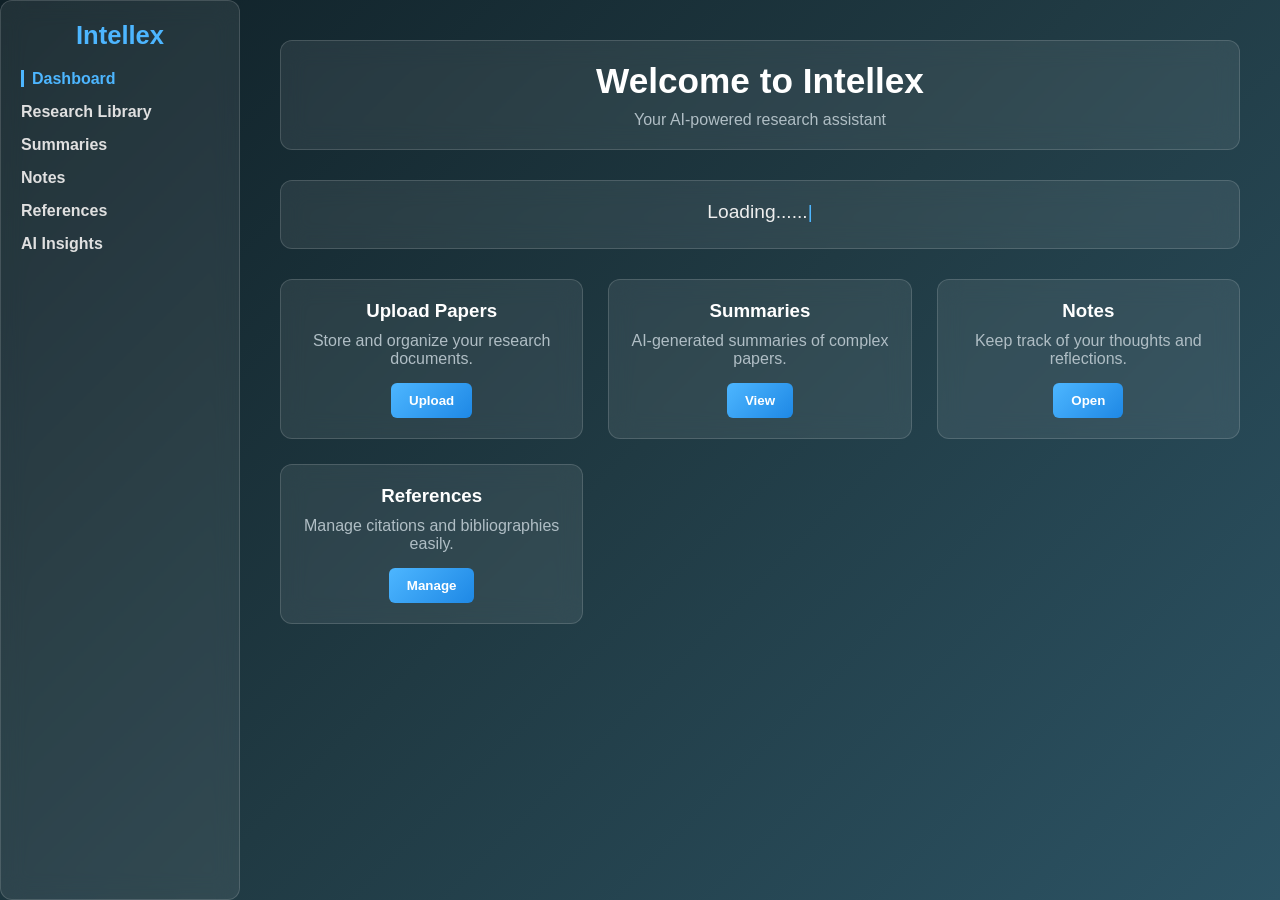
<file: index.html>
<!DOCTYPE html>
<html lang="en">
<head>
  <meta charset="UTF-8">
  <meta name="viewport" content="width=device-width, initial-scale=1.0">
  <title>Intellex - AI Research Assistant</title>
  <link rel="stylesheet" href="styles.css">
</head>
<body>
  
  <aside class="sidebar glass">
    <h2>Intellex</h2>
    <nav>
      <ul>
        <li><a href="index.html" class="active">Dashboard</a></li>
        <li><a href="library.html">Research Library</a></li>
        <li><a href="summaries.html">Summaries</a></li>
        <li><a href="notes.html">Notes</a></li>
        <li><a href="references.html">References</a></li>
        <li><a href="insights.html">AI Insights</a></li>
      </ul>
    </nav>
  </aside>


  <main class="main-content">
    <header class="header glass">
      <h1>Welcome to Intellex</h1>
      <p>Your AI-powered research assistant</p>
    </header>

 
    <section class="prompt-box glass">
      <span id="typewriter">Loading......</span><span class="cursor">|</span>
    </section>

    <section class="cards">
      <div class="card glass">
        <h3>Upload Papers</h3>
        <p>Store and organize your research documents.</p>
        <button onclick="location.href='library.html'">Upload</button>
      </div>
      <div class="card glass">
        <h3>Summaries</h3>
        <p>AI-generated summaries of complex papers.</p>
        <button onclick="location.href='summaries.html'">View</button>
      </div>
      <div class="card glass">
        <h3>Notes</h3>
        <p>Keep track of your thoughts and reflections.</p>
        <button onclick="location.href='notes.html'">Open</button>
      </div>
      <div class="card glass">
        <h3>References</h3>
        <p>Manage citations and bibliographies easily.</p>
        <button onclick="location.href='references.html'">Manage</button>
      </div>
    </section>
  </main>
<!-- Typewriter effect -->
  <script>
    const messages = [
  "Summarize complex research papers...",
  "Highlight key insights instantly...",
  "Generate citations and references...",
  "Organize your academic library...",
  "Turn data into clarity with AI..."
];

let i = 0;
let j = 0;
let currentMessage = "";
let isDeleting = false;
const typeSpeed   = 60;
const deleteSpeed = 30;
const pauseTime   = 1200;

function type() {
  if (i < messages.length) {
    if (!isDeleting && j <= messages[i].length) {
      currentMessage = messages[i].substring(0, j++);
      box.textContent = currentMessage;
    } else if (isDeleting && j >= 0) {
      currentMessage = messages[i].substring(0, j--);
      box.textContent = currentMessage;
    }
    if (j === messages[i].length) {
      isDeleting = true;
      setTimeout(type, pauseTime);
      return;
    } else if (isDeleting && j === 0) {
      isDeleting = false;
      i++;
      if (i === messages.length) i = 0;
    }
  }
  setTimeout(type, isDeleting ? deleteSpeed : typeSpeed);
}

type();
  </script>
</body>
</html>
</file>
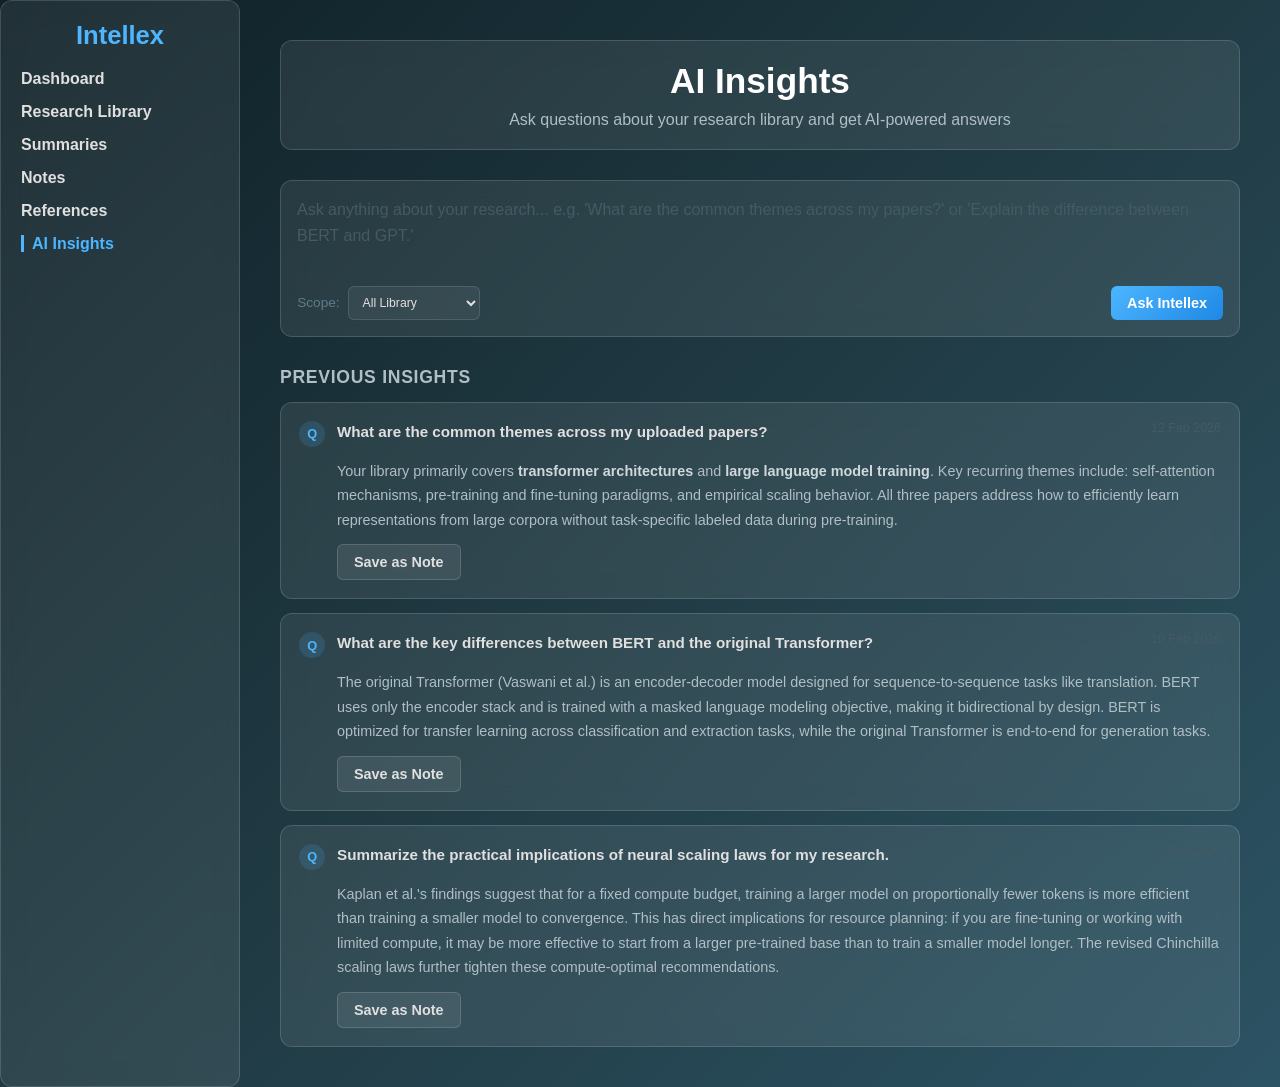
<file: insights.html>
<!DOCTYPE html>
<html lang="en">
<head>
  <meta charset="UTF-8">
  <meta name="viewport" content="width=device-width, initial-scale=1.0">
  <title>Intellex - AI Insights</title>
  <link rel="stylesheet" href="styles.css">
  <link rel="stylesheet" href="pages.css">
</head>
<body>

  <aside class="sidebar glass">
    <h2>Intellex</h2>
    <nav>
      <ul>
        <li><a href="index.html">Dashboard</a></li>
        <li><a href="library.html">Research Library</a></li>
        <li><a href="summaries.html">Summaries</a></li>
        <li><a href="notes.html">Notes</a></li>
        <li><a href="references.html">References</a></li>
        <li><a href="insights.html" class="active">AI Insights</a></li>
      </ul>
    </nav>
  </aside>

  <main class="main-content">
    <header class="header glass">
      <h1>AI Insights</h1>
      <p>Ask questions about your research library and get AI-powered answers</p>
    </header>

    <!-- Query? -->
    <div class="insight-input-wrap glass">
      <textarea class="insight-input" id="queryInput" placeholder="Ask anything about your research... e.g. 'What are the common themes across my papers?' or 'Explain the difference between BERT and GPT.'" rows="3"></textarea>
      <div class="insight-input-footer">
        <div class="insight-scope">
          <label for="scopeSelect">Scope:</label>
          <select id="scopeSelect" class="toolbar-filter">
            <option value="all">All Library</option>
            <option value="recent">Last 5 Papers</option>
            <option value="selected">Selected Papers</option>
          </select>
        </div>
        <!-- Backend: POST /api/insights/query { query, scope } -->
        <button class="btn-primary" id="askBtn">Ask Intellex</button>
      </div>
    </div>

    <!-- Response -->
    <div class="insight-response glass" id="responseArea" style="display:none;">
      <div class="insight-response-header">
        <span class="insight-label">Intellex</span>
        <button class="btn-secondary copy-insight-btn" id="copyInsightBtn">Copy</button>
      </div>
      <div class="insight-response-body" id="responseBody"></div>
    </div>

    <!-- Previous Insights -->
    <h2 class="section-title">Previous Insights</h2>
    <!-- Backend: render from GET /api/insights/history -->
    <div class="insights-feed" id="insightsFeed">

      <div class="insight-item glass">
        <div class="insight-item-header">
          <span class="insight-q-label">Q</span>
          <p class="insight-question">What are the common themes across my uploaded papers?</p>
          <span class="insight-date">12 Feb 2026</span>
        </div>
        <div class="insight-item-body">
          <p>Your library primarily covers <strong>transformer architectures</strong> and <strong>large language model training</strong>. Key recurring themes include: self-attention mechanisms, pre-training and fine-tuning paradigms, and empirical scaling behavior. All three papers address how to efficiently learn representations from large corpora without task-specific labeled data during pre-training.</p>
        </div>
        <div class="insight-item-footer">
          <button class="btn-secondary" onclick="location.href='notes.html'">Save as Note</button>
        </div>
      </div>

      <div class="insight-item glass">
        <div class="insight-item-header">
          <span class="insight-q-label">Q</span>
          <p class="insight-question">What are the key differences between BERT and the original Transformer?</p>
          <span class="insight-date">10 Feb 2026</span>
        </div>
        <div class="insight-item-body">
          <p>The original Transformer (Vaswani et al.) is an encoder-decoder model designed for sequence-to-sequence tasks like translation. BERT uses only the encoder stack and is trained with a masked language modeling objective, making it bidirectional by design. BERT is optimized for transfer learning across classification and extraction tasks, while the original Transformer is end-to-end for generation tasks.</p>
        </div>
        <div class="insight-item-footer">
          <button class="btn-secondary" onclick="location.href='notes.html'">Save as Note</button>
        </div>
      </div>

      <div class="insight-item glass">
        <div class="insight-item-header">
          <span class="insight-q-label">Q</span>
          <p class="insight-question">Summarize the practical implications of neural scaling laws for my research.</p>
          <span class="insight-date">8 Feb 2026</span>
        </div>
        <div class="insight-item-body">
          <p>Kaplan et al.'s findings suggest that for a fixed compute budget, training a larger model on proportionally fewer tokens is more efficient than training a smaller model to convergence. This has direct implications for resource planning: if you are fine-tuning or working with limited compute, it may be more effective to start from a larger pre-trained base than to train a smaller model longer. The revised Chinchilla scaling laws further tighten these compute-optimal recommendations.</p>
        </div>
        <div class="insight-item-footer">
          <button class="btn-secondary" onclick="location.href='notes.html'">Save as Note</button>
        </div>
      </div>

    </div>
  </main>

  <script>
    const askBtn = document.getElementById('askBtn');
    const queryInput = document.getElementById('queryInput');
    const responseArea = document.getElementById('responseArea');
    const responseBody = document.getElementById('responseBody');

    askBtn.addEventListener('click', () => {
      const query = queryInput.value.trim();
      if (!query) return;

      // Show loading state
      responseArea.style.display = 'block';
      responseBody.innerHTML = '<span class="loading-dots">Thinking<span>.</span><span>.</span><span>.</span></span>';
      askBtn.disabled = true;
      askBtn.textContent = 'Thinking...';

  </script>
</body>
</html>
</file>
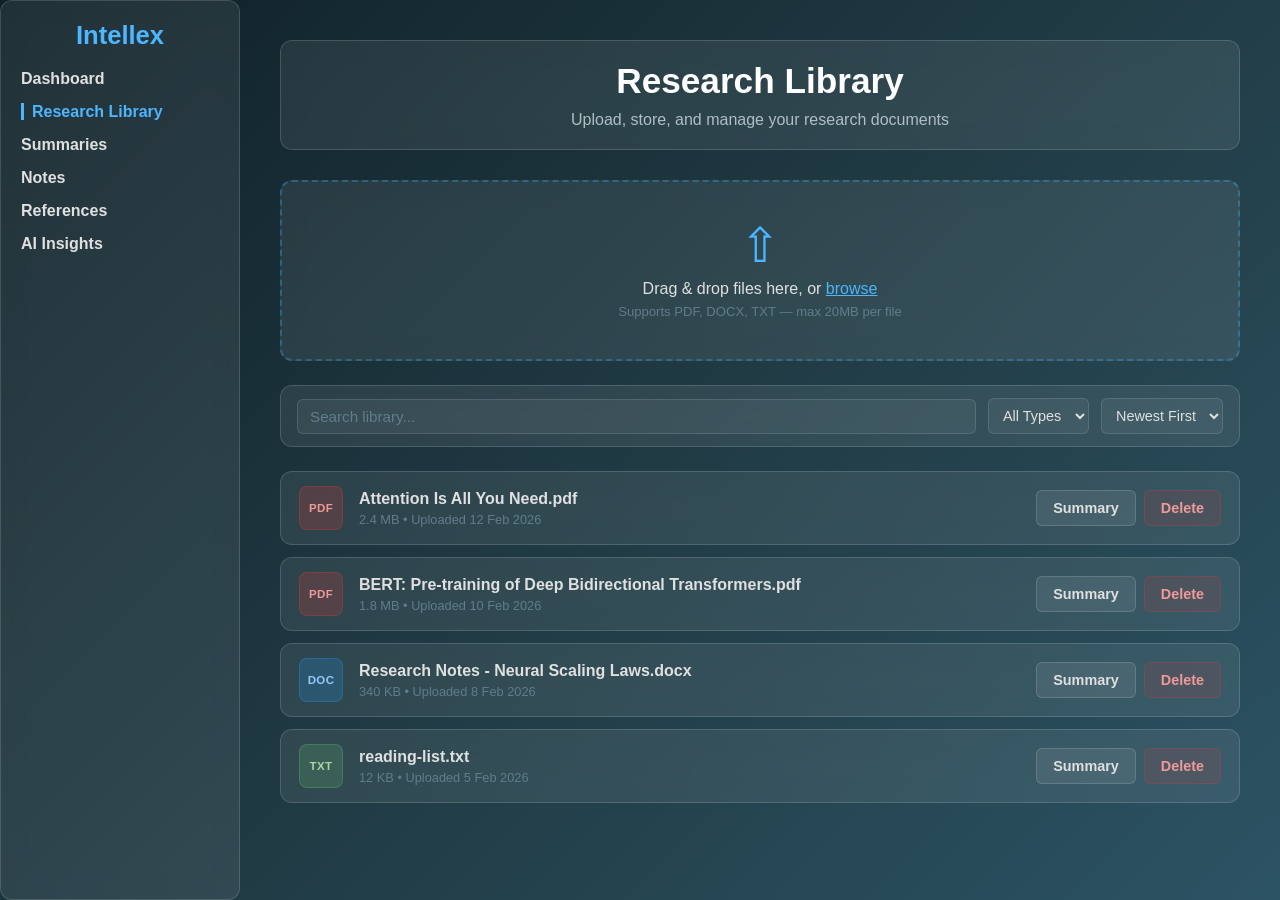
<file: library.html>
<!DOCTYPE html>
<html lang="en">
<head>
  <meta charset="UTF-8">
  <meta name="viewport" content="width=device-width, initial-scale=1.0">
  <title>Intellex - Research Library</title>
  <link rel="stylesheet" href="styles.css">
  <link rel="stylesheet" href="pages.css">
</head>
<body>

  <aside class="sidebar glass">
    <h2>Intellex</h2>
    <nav>
      <ul>
        <li><a href="index.html">Dashboard</a></li>
        <li><a href="library.html" class="active">Research Library</a></li>
        <li><a href="summaries.html">Summaries</a></li>
        <li><a href="notes.html">Notes</a></li>
        <li><a href="references.html">References</a></li>
        <li><a href="insights.html">AI Insights</a></li>
      </ul>
    </nav>
  </aside>

  <main class="main-content">
    <header class="header glass">
      <h1>Research Library</h1>
      <p>Upload, store, and manage your research documents</p>
    </header>

    <!-- Upload -->
    <section class="upload-zone glass" id="uploadZone">
      <div class="upload-icon">&#8679;</div>
      <p class="upload-label">Drag &amp; drop files here, or <span class="upload-browse" id="browseBtn">browse</span></p>
      <p class="upload-sub">Supports PDF, DOCX, TXT &mdash; max 20MB per file</p>
      <!-- Backend: wire to POST /api/library/upload -->
      <input type="file" id="fileInput" accept=".pdf,.docx,.txt" multiple hidden>
    </section>

    <!-- Search + Filter -->
    <div class="toolbar glass">
      <input class="toolbar-search" type="text" placeholder="Search library..." id="searchInput">
      <select class="toolbar-filter" id="filterType">
        <option value="all">All Types</option>
        <option value="pdf">PDF</option>
        <option value="docx">DOCX</option>
        <option value="txt">TXT</option>
      </select>
      <select class="toolbar-filter" id="filterSort">
        <option value="newest">Newest First</option>
        <option value="oldest">Oldest First</option>
        <option value="az">A &rarr; Z</option>
      </select>
    </div>

    <!-- Files -->
    <section class="file-list" id="fileList">
      <!-- Sample placeholder entries — backend replaces with real data -->
      <div class="file-item glass">
        <div class="file-icon pdf">PDF</div>
        <div class="file-info">
          <span class="file-name">Attention Is All You Need.pdf</span>
          <span class="file-meta">2.4 MB &bull; Uploaded 12 Feb 2026</span>
        </div>
        <div class="file-actions">
          <button class="btn-secondary" title="View Summary" onclick="location.href='summaries.html'">Summary</button>
          <button class="btn-danger" title="Delete file">Delete</button>
        </div>
      </div>

      <div class="file-item glass">
        <div class="file-icon pdf">PDF</div>
        <div class="file-info">
          <span class="file-name">BERT: Pre-training of Deep Bidirectional Transformers.pdf</span>
          <span class="file-meta">1.8 MB &bull; Uploaded 10 Feb 2026</span>
        </div>
        <div class="file-actions">
          <button class="btn-secondary" onclick="location.href='summaries.html'">Summary</button>
          <button class="btn-danger">Delete</button>
        </div>
      </div>

      <div class="file-item glass">
        <div class="file-icon docx">DOC</div>
        <div class="file-info">
          <span class="file-name">Research Notes - Neural Scaling Laws.docx</span>
          <span class="file-meta">340 KB &bull; Uploaded 8 Feb 2026</span>
        </div>
        <div class="file-actions">
          <button class="btn-secondary" onclick="location.href='summaries.html'">Summary</button>
          <button class="btn-danger">Delete</button>
        </div>
      </div>

      <div class="file-item glass">
        <div class="file-icon txt">TXT</div>
        <div class="file-info">
          <span class="file-name">reading-list.txt</span>
          <span class="file-meta">12 KB &bull; Uploaded 5 Feb 2026</span>
        </div>
        <div class="file-actions">
          <button class="btn-secondary" onclick="location.href='summaries.html'">Summary</button>
          <button class="btn-danger">Delete</button>
        </div>
      </div>

      <div class="empty-state" id="emptyState" style="display:none;">
        <p>No documents found. Upload your first paper above.</p>
      </div>
    </section>
  </main>

</body>
</html>
</file>
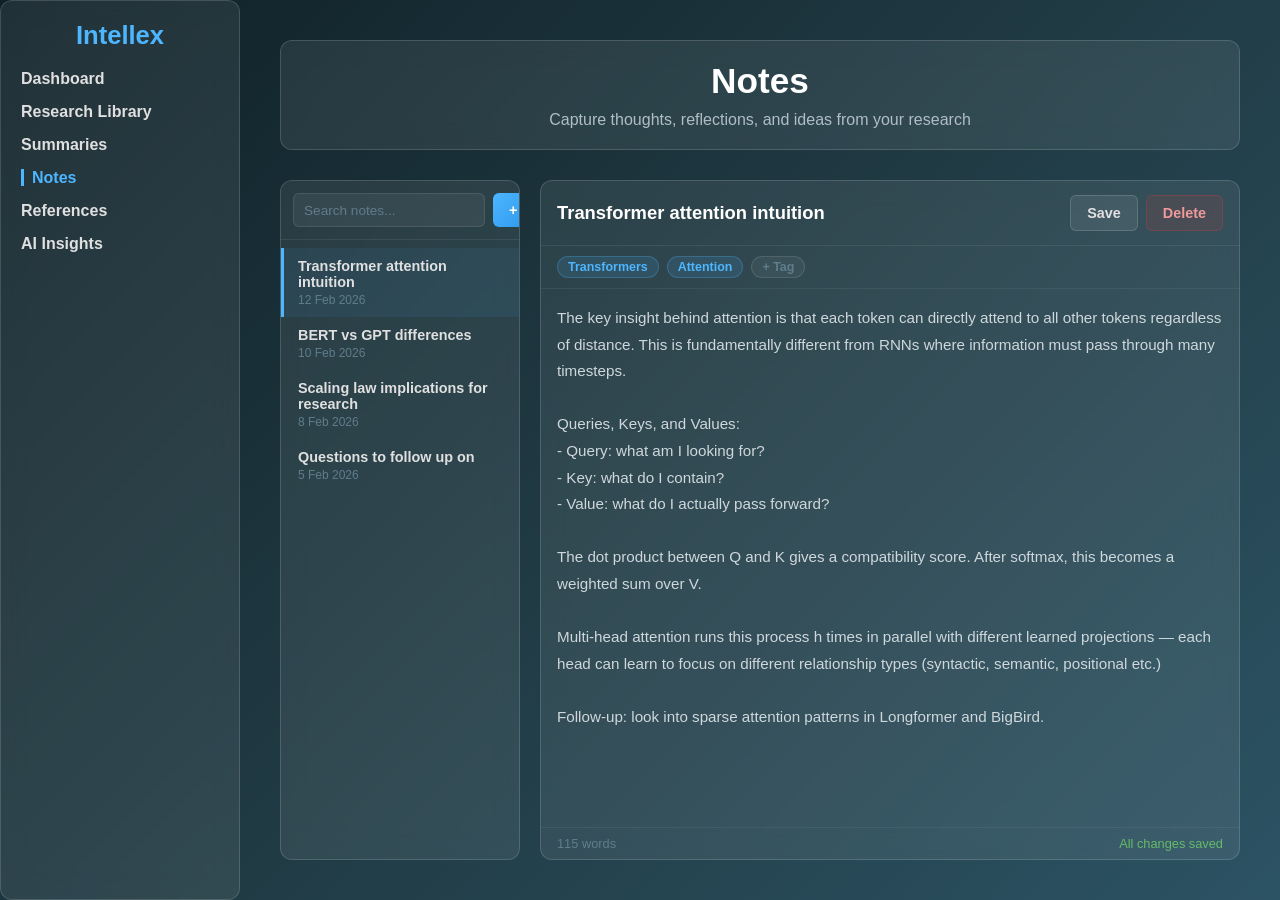
<file: notes.html>
<!DOCTYPE html>
<html lang="en">
<head>
  <meta charset="UTF-8">
  <meta name="viewport" content="width=device-width, initial-scale=1.0">
  <title>Intellex - Notes</title>
  <link rel="stylesheet" href="styles.css">
  <link rel="stylesheet" href="pages.css">
</head>
<body>

  <aside class="sidebar glass">
    <h2>Intellex</h2>
    <nav>
      <ul>
        <li><a href="index.html">Dashboard</a></li>
        <li><a href="library.html">Research Library</a></li>
        <li><a href="summaries.html">Summaries</a></li>
        <li><a href="notes.html" class="active">Notes</a></li>
        <li><a href="references.html">References</a></li>
        <li><a href="insights.html">AI Insights</a></li>
      </ul>
    </nav>
  </aside>

  <main class="main-content">
    <header class="header glass">
      <h1>Notes</h1>
      <p>Capture thoughts, reflections, and ideas from your research</p>
    </header>

    <div class="notes-layout">

      <!-- Notes List Panel -->
      <aside class="notes-panel glass">
        <div class="notes-panel-header">
          <input type="text" placeholder="Search notes..." id="noteSearch" class="note-search">
          <button class="btn-primary" id="newNoteBtn">+ New</button>
        </div>
        <ul class="notes-list" id="notesList">
          <!-- Backend: render from GET /api/notes -->
          <li class="note-list-item active" data-id="1">
            <span class="note-list-title">Transformer attention intuition</span>
            <span class="note-list-date">12 Feb 2026</span>
          </li>
          <li class="note-list-item" data-id="2">
            <span class="note-list-title">BERT vs GPT differences</span>
            <span class="note-list-date">10 Feb 2026</span>
          </li>
          <li class="note-list-item" data-id="3">
            <span class="note-list-title">Scaling law implications for research</span>
            <span class="note-list-date">8 Feb 2026</span>
          </li>
          <li class="note-list-item" data-id="4">
            <span class="note-list-title">Questions to follow up on</span>
            <span class="note-list-date">5 Feb 2026</span>
          </li>
        </ul>
      </aside>

      <!-- Note Editor Panel -->
      <div class="note-editor glass">
        <div class="note-editor-header">
          <input type="text" class="note-title-input" id="noteTitleInput" value="Transformer attention intuition" placeholder="Note title...">
          <div class="note-editor-actions">
            <button class="btn-secondary" id="saveNoteBtn">Save</button>
            <button class="btn-danger" id="deleteNoteBtn">Delete</button>
          </div>
        </div>
        <div class="note-tag-row">
          <span class="note-tag">Transformers</span>
          <span class="note-tag">Attention</span>
          <span class="note-tag add-tag" id="addTagBtn">+ Tag</span>
        </div>
        <!-- Backend: textarea content saved to POST /api/notes/:id -->
        <textarea class="note-textarea" id="noteTextarea" placeholder="Start writing...">The key insight behind attention is that each token can directly attend to all other tokens regardless of distance. This is fundamentally different from RNNs where information must pass through many timesteps.

Queries, Keys, and Values:
- Query: what am I looking for?
- Key: what do I contain?
- Value: what do I actually pass forward?

The dot product between Q and K gives a compatibility score. After softmax, this becomes a weighted sum over V.

Multi-head attention runs this process h times in parallel with different learned projections — each head can learn to focus on different relationship types (syntactic, semantic, positional etc.)

Follow-up: look into sparse attention patterns in Longformer and BigBird.</textarea>
        <div class="note-editor-footer">
          <span class="note-word-count" id="wordCount">0 words</span>
          <span class="note-saved-status" id="savedStatus">All changes saved</span>
        </div>
      </div>

    </div>
  </main>

  <script>
    // Word count
    const textarea = document.getElementById('noteTextarea');
    const wordCount = document.getElementById('wordCount');
    const savedStatus = document.getElementById('savedStatus');

    function updateWordCount() {
      const words = textarea.value.trim().split(/\s+/).filter(w => w.length > 0);
      wordCount.textContent = `${words.length} word${words.length !== 1 ? 's' : ''}`;
    }
    updateWordCount();

    let saveTimer;
    textarea.addEventListener('input', () => {
      updateWordCount();
      savedStatus.textContent = 'Unsaved changes...';
      clearTimeout(saveTimer);
      saveTimer = setTimeout(() => {
        // Backend: POST /api/notes/:id with content
        savedStatus.textContent = 'All changes saved';
      }, 1500);
    });

    // Note list selection
    document.querySelectorAll('.note-list-item').forEach(item => {
      item.addEventListener('click', () => {
        document.querySelectorAll('.note-list-item').forEach(i => i.classList.remove('active'));
        item.classList.add('active');
        // Backend: GET /api/notes/:id and populate editor
      });
    });

    
  </script>
</body>
</html>
</file>
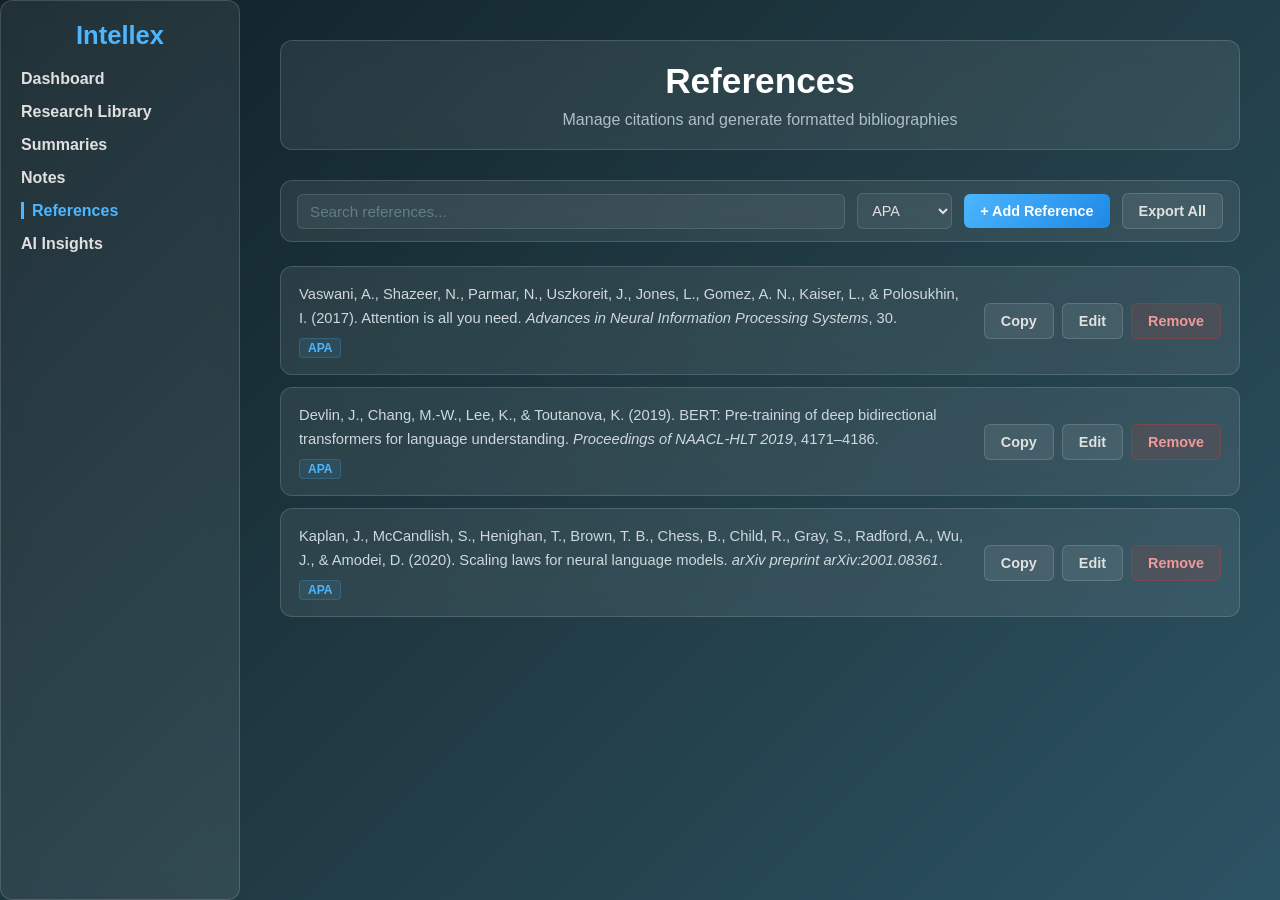
<file: references.html>
<!DOCTYPE html>
<html lang="en">
<head>
  <meta charset="UTF-8">
  <meta name="viewport" content="width=device-width, initial-scale=1.0">
  <title>Intellex - References</title>
  <link rel="stylesheet" href="styles.css">
  <link rel="stylesheet" href="pages.css">
</head>
<body>

  <aside class="sidebar glass">
    <h2>Intellex</h2>
    <nav>
      <ul>
        <li><a href="index.html">Dashboard</a></li>
        <li><a href="library.html">Research Library</a></li>
        <li><a href="summaries.html">Summaries</a></li>
        <li><a href="notes.html">Notes</a></li>
        <li><a href="references.html" class="active">References</a></li>
        <li><a href="insights.html">AI Insights</a></li>
      </ul>
    </nav>
  </aside>

  <main class="main-content">
    <header class="header glass">
      <h1>References</h1>
      <p>Manage citations and generate formatted bibliographies</p>
    </header>

    <!-- Toolbar -->
    <div class="toolbar glass">
      <input class="toolbar-search" type="text" placeholder="Search references..." id="searchInput">
      <select class="toolbar-filter" id="styleSelect">
        <option value="apa">APA</option>
        <option value="mla">MLA</option>
        <option value="chicago">Chicago</option>
        <option value="ieee">IEEE</option>
      </select>
      <button class="btn-primary" id="addRefBtn">+ Add Reference</button>
      <button class="btn-secondary" id="exportBtn">Export All</button>
    </div>

       <div class="ref-list" id="refList">

      <div class="ref-item glass">
        <div class="ref-body">
          <p class="ref-citation" id="ref-1-text">Vaswani, A., Shazeer, N., Parmar, N., Uszkoreit, J., Jones, L., Gomez, A. N., Kaiser, L., &amp; Polosukhin, I. (2017). Attention is all you need. <em>Advances in Neural Information Processing Systems</em>, 30.</p>
          <span class="ref-style-badge">APA</span>
        </div>
        <div class="ref-actions">
          <button class="btn-secondary copy-btn" data-ref="ref-1-text">Copy</button>
          <button class="btn-secondary">Edit</button>
          <button class="btn-danger">Remove</button>
        </div>
      </div>

      <div class="ref-item glass">
        <div class="ref-body">
          <p class="ref-citation" id="ref-2-text">Devlin, J., Chang, M.-W., Lee, K., &amp; Toutanova, K. (2019). BERT: Pre-training of deep bidirectional transformers for language understanding. <em>Proceedings of NAACL-HLT 2019</em>, 4171–4186.</p>
          <span class="ref-style-badge">APA</span>
        </div>
        <div class="ref-actions">
          <button class="btn-secondary copy-btn" data-ref="ref-2-text">Copy</button>
          <button class="btn-secondary">Edit</button>
          <button class="btn-danger">Remove</button>
        </div>
      </div>

      <div class="ref-item glass">
        <div class="ref-body">
          <p class="ref-citation" id="ref-3-text">Kaplan, J., McCandlish, S., Henighan, T., Brown, T. B., Chess, B., Child, R., Gray, S., Radford, A., Wu, J., &amp; Amodei, D. (2020). Scaling laws for neural language models. <em>arXiv preprint arXiv:2001.08361</em>.</p>
          <span class="ref-style-badge">APA</span>
        </div>
        <div class="ref-actions">
          <button class="btn-secondary copy-btn" data-ref="ref-3-text">Copy</button>
          <button class="btn-secondary">Edit</button>
          <button class="btn-danger">Remove</button>
        </div>
      </div>

    </div>

    <!-- Adding Reference Modal -->
    <div class="modal-overlay" id="modalOverlay">
      <div class="modal glass">
        <h3>Add Reference</h3>
        <p class="modal-sub">Enter DOI or fill in manually. Backend can auto-fetch metadata from DOI.</p>
        <!-- Backend: GET /api/references/doi?doi=... to auto-fill -->
        <div class="modal-doi-row">
          <input type="text" placeholder="Paste DOI (e.g. 10.1234/example)" id="doiInput" class="modal-input">
          <button class="btn-primary" id="fetchDoiBtn">Fetch</button>
        </div>
        <div class="modal-divider">or fill manually</div>
        <input type="text" placeholder="Authors" class="modal-input" id="m-authors">
        <input type="text" placeholder="Year" class="modal-input" id="m-year">
        <input type="text" placeholder="Title" class="modal-input" id="m-title">
        <input type="text" placeholder="Journal / Conference" class="modal-input" id="m-journal">
        <input type="text" placeholder="Volume, Pages, DOI (optional)" class="modal-input" id="m-extra">
        <div class="modal-footer">
          <button class="btn-secondary" id="cancelModalBtn">Cancel</button>
          <button class="btn-primary" id="saveRefBtn">Add Reference</button>
        </div>
      </div>
    </div>

  </main>

  <script>
    
  </script>
</body>
</html>
</file>
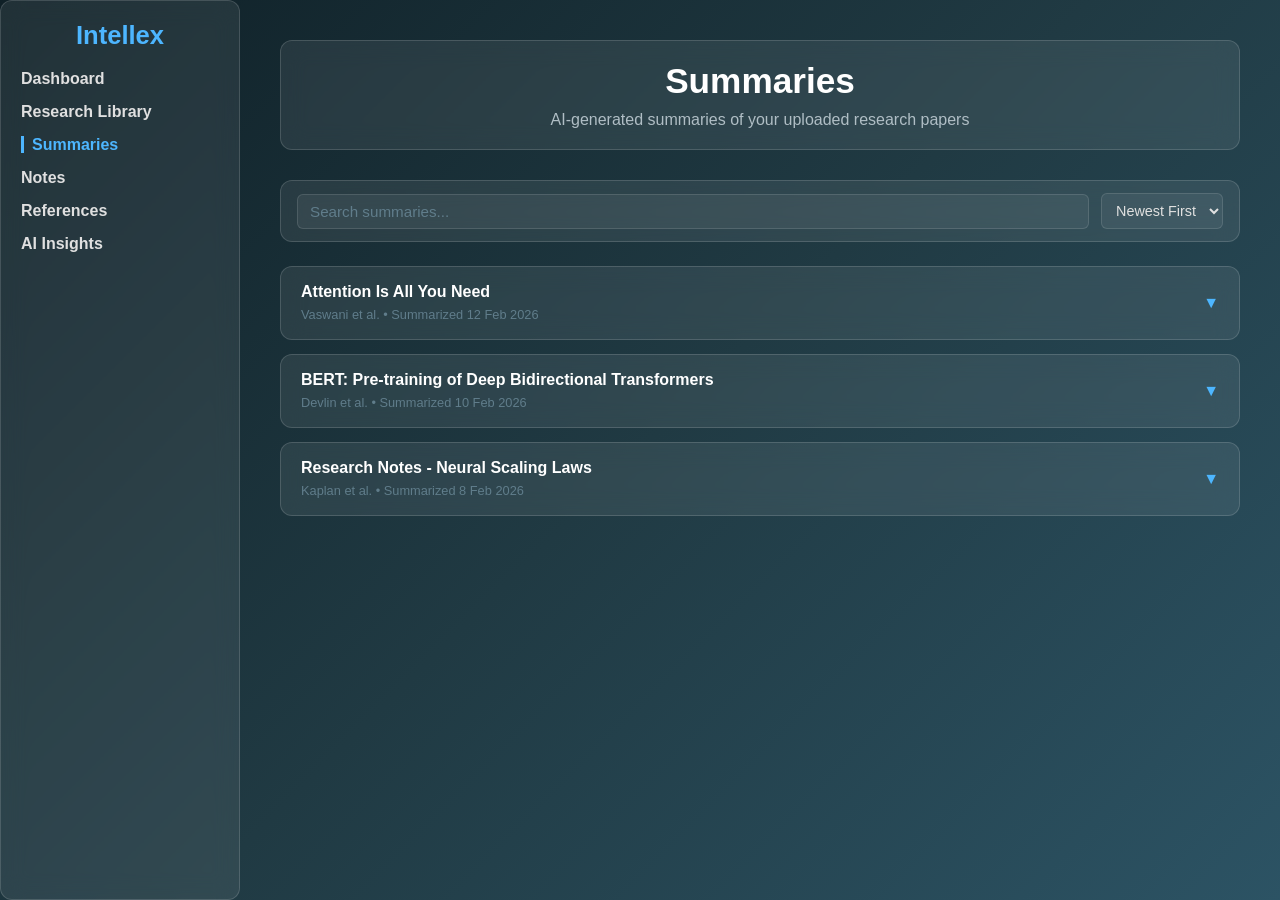
<file: summaries.html>
<!DOCTYPE html>
<html lang="en">
<head>
  <meta charset="UTF-8">
  <meta name="viewport" content="width=device-width, initial-scale=1.0">
  <title>Intellex - Summaries</title>
  <link rel="stylesheet" href="styles.css">
  <link rel="stylesheet" href="pages.css">
</head>
<body>

  <aside class="sidebar glass">
    <h2>Intellex</h2>
    <nav>
      <ul>
        <li><a href="index.html">Dashboard</a></li>
        <li><a href="library.html">Research Library</a></li>
        <li><a href="summaries.html" class="active">Summaries</a></li>
        <li><a href="notes.html">Notes</a></li>
        <li><a href="references.html">References</a></li>
        <li><a href="insights.html">AI Insights</a></li>
      </ul>
    </nav>
  </aside>

  <main class="main-content">
    <header class="header glass">
      <h1>Summaries</h1>
      <p>AI-generated summaries of your uploaded research papers</p>
    </header>

    
    <div class="toolbar glass">
      <input class="toolbar-search" type="text" placeholder="Search summaries..." id="searchInput">
      <select class="toolbar-filter" id="filterSort">
        <option value="newest">Newest First</option>
        <option value="oldest">Oldest First</option>
      </select>
    </div>

    <div class="summary-list" id="summaryList">

      <div class="summary-card glass">
        <div class="summary-card-header" onclick="toggleSummary(this)">
          <div>
            <h3>Attention Is All You Need</h3>
            <span class="summary-meta">Vaswani et al. &bull; Summarized 12 Feb 2026</span>
          </div>
          <span class="summary-toggle">&#9660;</span>
        </div>
        <div class="summary-body">
          <p class="summary-tldr"><strong>TL;DR:</strong> Introduces the Transformer architecture, replacing recurrence with self-attention for sequence transduction tasks, achieving state-of-the-art results in translation.</p>
          <ul class="summary-points">
            <li>Proposes multi-head self-attention as the core mechanism</li>
            <li>Eliminates recurrent and convolutional layers entirely</li>
            <li>Achieves 28.4 BLEU on WMT 2014 English-to-German translation</li>
            <li>Trains significantly faster due to parallelization</li>
          </ul>
          <div class="summary-footer">
            <button class="btn-secondary" onclick="location.href='notes.html'">Add Note</button>
            <button class="btn-secondary" onclick="location.href='references.html'">Cite</button>
          </div>
        </div>
      </div>

      <div class="summary-card glass">
        <div class="summary-card-header" onclick="toggleSummary(this)">
          <div>
            <h3>BERT: Pre-training of Deep Bidirectional Transformers</h3>
            <span class="summary-meta">Devlin et al. &bull; Summarized 10 Feb 2026</span>
          </div>
          <span class="summary-toggle">&#9660;</span>
        </div>
        <div class="summary-body">
          <p class="summary-tldr"><strong>TL;DR:</strong> BERT introduces bidirectional pre-training for language models using masked language modeling and next sentence prediction, enabling fine-tuning on a wide range of NLP tasks.</p>
          <ul class="summary-points">
            <li>Bidirectional context — unlike GPT which is left-to-right only</li>
            <li>Pre-trained on BooksCorpus and English Wikipedia</li>
            <li>Sets new SOTA on 11 NLP benchmarks including GLUE and SQuAD</li>
            <li>Fine-tuning requires minimal task-specific architecture changes</li>
          </ul>
          <div class="summary-footer">
            <button class="btn-secondary" onclick="location.href='notes.html'">Add Note</button>
            <button class="btn-secondary" onclick="location.href='references.html'">Cite</button>
          </div>
        </div>
      </div>

      <div class="summary-card glass">
        <div class="summary-card-header" onclick="toggleSummary(this)">
          <div>
            <h3>Research Notes - Neural Scaling Laws</h3>
            <span class="summary-meta">Kaplan et al. &bull; Summarized 8 Feb 2026</span>
          </div>
          <span class="summary-toggle">&#9660;</span>
        </div>
        <div class="summary-body">
          <p class="summary-tldr"><strong>TL;DR:</strong> Empirically demonstrates that language model performance follows predictable power-law scaling with compute, data, and parameter count.</p>
          <ul class="summary-points">
            <li>Loss scales as a power law with model size, dataset size, and compute</li>
            <li>Optimal allocation: larger models trained on fewer tokens outperform smaller models</li>
            <li>Diminishing returns from increasing only one factor</li>
            <li>Chinchilla later revised these compute-optimal ratios</li>
          </ul>
          <div class="summary-footer">
            <button class="btn-secondary" onclick="location.href='notes.html'">Add Note</button>
            <button class="btn-secondary" onclick="location.href='references.html'">Cite</button>
          </div>
        </div>
      </div>

    </div>
  </main>

  <script>
    function toggleSummary(header) {
      const card = header.closest('.summary-card');
      const body = card.querySelector('.summary-body');
      const arrow = header.querySelector('.summary-toggle');
      const isOpen = body.classList.contains('open');
      body.classList.toggle('open', !isOpen);
      arrow.style.transform = isOpen ? 'rotate(0deg)' : 'rotate(180deg)';
    }

   
    const searchInput = document.getElementById('searchInput');
    searchInput.addEventListener('input', () => {
      const query = searchInput.value.toLowerCase();
      document.querySelectorAll('.summary-card').forEach(card => {
        const title = card.querySelector('h3').textContent.toLowerCase();
        card.style.display = title.includes(query) ? '' : 'none';
      });
    });
  </script>
</body>
</html>
</file>
<file: styles.css>
html {
  scroll-behavior: smooth;
}

/* Reset */
* {
  margin: 0;
  padding: 0;
  box-sizing: border-box;
}


body {
  font-family: 'Segoe UI', Arial, sans-serif;
  display: flex;
  min-height: 100vh;
  background: linear-gradient(135deg, #0f2027, #203a43, #2c5364);
  color: #e0e0e0;
}


.glass {
  background: rgba(255, 255, 255, 0.08);
  backdrop-filter: blur(12px);
  border-radius: 12px;
  border: 1px solid rgba(255, 255, 255, 0.15);
}

/* Sidebar */
.sidebar {
  width: 240px;
  padding: 20px;
  color: #fff;
}

.sidebar h2 {
  margin-bottom: 20px;
  font-size: 1.6em;
  text-align: center;
  color: #4db6ff;
}

.sidebar ul {
  list-style: none;
}

.sidebar ul li {
  margin: 15px 0;
}

.sidebar ul li a {
  color: #e0e0e0;
  text-decoration: none;
  font-weight: bold;
  transition: color 0.3s ease, border-left 0.2s ease, padding-left 0.2s ease;
}

.sidebar ul li a:hover {
  color: #4db6ff;
}

.sidebar ul li a.active {
  color: #4db6ff;
  border-left: 3px solid #4db6ff;
  padding-left: 8px;
}

/* Main Content */
.main-content {
  flex: 1;
  padding: 40px;
}

.header {
  padding: 20px;
  margin-bottom: 30px;
  text-align: center;
}

.header h1 {
  font-size: 2.2em;
  color: #ffffff;
}

.header p {
  color: #b0bec5;
  margin-top: 10px;
}

/* Prompt Box */
.prompt-box {
  padding: 20px;
  margin-bottom: 30px;
  font-size: 1.2em;
  text-align: center;
  color: #eeeeee; 
  min-height: 69px;
}

.cursor {
  display: inline-block;
  color: #4db6ff;
  font-weight: 100;
  animation: blink 0.8s step-end infinite;
}

@keyframes blink {
  0%, 100% { opacity: 1; }
  50% { opacity: 0; }
}


/* Cards */
.cards {
  display: grid;
  grid-template-columns: repeat(auto-fit, minmax(240px, 1fr));
  gap: 25px;
}

.card {
  padding: 20px;
  text-align: center;
  transition: transform 0.3s ease, box-shadow 0.3s ease;
}

.card h3 {
  margin-bottom: 10px;
  color: #ffffff;
}

.card p {
  margin-bottom: 15px;
  color: #b0bec5;
}

.card button {
  background: linear-gradient(135deg, #4db6ff, #1e88e5);
  color: #fff;
  border: none;
  padding: 10px 18px;
  border-radius: 6px;
  cursor: pointer;
  font-weight: bold;
  transition: background 0.3s ease;
}

.card button:hover {
  background: linear-gradient(135deg, #64b5f6, #2196f3);
}

.card:hover {
  transform: translateY(-5px);
  box-shadow: 0 6px 24px rgba(77, 182, 255, 0.2), 0 2px 8px rgba(0,0,0,0.4);
  border-color: rgba(77, 182, 255, 0.35);
}
</file>
<file: pages.css>
.btn-primary {
  background: linear-gradient(135deg, #4db6ff, #1e88e5);
  color: #fff;
  border: none;
  padding: 9px 16px;
  border-radius: 6px;
  cursor: pointer;
  font-weight: bold;
  font-size: 0.9em;
  transition: background 0.3s ease;
  white-space: nowrap;
}
.btn-primary:hover { background: linear-gradient(135deg, #64b5f6, #2196f3); }
.btn-primary:disabled { opacity: 0.5; cursor: not-allowed; }

.btn-secondary {
  background: rgba(255,255,255,0.08);
  color: #e0e0e0;
  border: 1px solid rgba(255,255,255,0.15);
  padding: 9px 16px;
  border-radius: 6px;
  cursor: pointer;
  font-size: 0.9em;
  font-weight: bold;
  transition: background 0.2s ease, border-color 0.2s ease;
  white-space: nowrap;
}
.btn-secondary:hover {
  background: rgba(77,182,255,0.12);
  border-color: rgba(77,182,255,0.4);
  color: #4db6ff;
}

.btn-danger {
  background: rgba(229,57,53,0.12);
  color: #ef9a9a;
  border: 1px solid rgba(229,57,53,0.25);
  padding: 9px 16px;
  border-radius: 6px;
  cursor: pointer;
  font-size: 0.9em;
  font-weight: bold;
  transition: background 0.2s ease;
  white-space: nowrap;
}
.btn-danger:hover { background: rgba(229,57,53,0.25); color: #ff8a80; }

.section-title {
  font-size: 1.1em;
  color: #b0bec5;
  margin: 30px 0 14px;
  font-weight: bold;
  letter-spacing: 0.04em;
  text-transform: uppercase;
}

/* ---- Toolbar---- */

.toolbar {
  display: flex;
  align-items: center;
  gap: 12px;
  padding: 12px 16px;
  margin-bottom: 24px;
  flex-wrap: wrap;
}

.toolbar-search {
  flex: 1;
  min-width: 160px;
  background: rgba(255,255,255,0.06);
  border: 1px solid rgba(255,255,255,0.12);
  border-radius: 6px;
  color: #e0e0e0;
  padding: 8px 12px;
  font-size: 0.95em;
  outline: none;
  transition: border-color 0.2s;
}
.toolbar-search:focus { border-color: #4db6ff; }
.toolbar-search::placeholder { color: #607d8b; }

.toolbar-filter {
  background: rgba(255,255,255,0.06);
  border: 1px solid rgba(255,255,255,0.12);
  border-radius: 6px;
  color: #e0e0e0;
  padding: 8px 10px;
  font-size: 0.9em;
  outline: none;
  cursor: pointer;
}
.toolbar-filter option { background: #1a2e3b; }

/* ---- Library Page ---- */

.upload-zone {
  display: flex;
  flex-direction: column;
  align-items: center;
  justify-content: center;
  padding: 40px 20px;
  margin-bottom: 24px;
  border: 2px dashed rgba(77,182,255,0.3);
  cursor: pointer;
  transition: border-color 0.2s, background 0.2s;
  text-align: center;
}
.upload-zone:hover, .upload-zone.drag-over {
  border-color: #4db6ff;
  background: rgba(77,182,255,0.06);
}
.upload-icon {
  font-size: 3em;
  color: #4db6ff;
  margin-bottom: 10px;
  line-height: 1;
}
.upload-label { font-size: 1em; color: #e0e0e0; }
.upload-browse { color: #4db6ff; cursor: pointer; text-decoration: underline; }
.upload-sub { font-size: 0.82em; color: #607d8b; margin-top: 6px; }

.file-list { display: flex; flex-direction: column; gap: 12px; }

.file-item {
  display: flex;
  align-items: center;
  gap: 16px;
  padding: 14px 18px;
  transition: border-color 0.2s, box-shadow 0.2s;
}
.file-item:hover {
  border-color: rgba(77,182,255,0.3);
  box-shadow: 0 4px 16px rgba(77,182,255,0.1);
}

.file-icon {
  width: 44px;
  height: 44px;
  border-radius: 8px;
  display: flex;
  align-items: center;
  justify-content: center;
  font-size: 0.72em;
  font-weight: bold;
  flex-shrink: 0;
  letter-spacing: 0.03em;
}
.file-icon.pdf  { background: rgba(229,57,53,0.2);  color: #ef9a9a; border: 1px solid rgba(229,57,53,0.3); }
.file-icon.docx { background: rgba(33,150,243,0.2); color: #90caf9; border: 1px solid rgba(33,150,243,0.3); }
.file-icon.txt  { background: rgba(102,187,106,0.2);color: #a5d6a7; border: 1px solid rgba(102,187,106,0.3); }

.file-info { flex: 1; display: flex; flex-direction: column; gap: 4px; min-width: 0; }
.file-name { font-weight: bold; color: #e0e0e0; white-space: nowrap; overflow: hidden; text-overflow: ellipsis; }
.file-meta { font-size: 0.8em; color: #607d8b; }
.file-actions { display: flex; gap: 8px; flex-shrink: 0; }

.empty-state { text-align: center; padding: 40px; color: #607d8b; }

/* ---- Summaries Page ---- */

.summary-list { display: flex; flex-direction: column; gap: 14px; }

.summary-card { overflow: hidden; }

.summary-card-header {
  display: flex;
  align-items: center;
  justify-content: space-between;
  padding: 16px 20px;
  cursor: pointer;
  user-select: none;
  gap: 12px;
  transition: background 0.2s;
}
.summary-card-header:hover { background: rgba(77,182,255,0.05); }
.summary-card-header h3 { font-size: 1em; color: #fff; margin-bottom: 4px; }
.summary-meta { font-size: 0.8em; color: #607d8b; }

.summary-toggle {
  color: #4db6ff;
  font-size: 1em;
  transition: transform 0.25s ease;
  flex-shrink: 0;
}

.summary-body {
  display: none;
  padding: 0 20px 20px;
  border-top: 1px solid rgba(255,255,255,0.07);
}
.summary-body.open { display: block; }

.summary-tldr {
  margin: 14px 0 12px;
  color: #cfd8dc;
  font-size: 0.95em;
  line-height: 1.6;
}

.summary-points {
  padding-left: 20px;
  color: #b0bec5;
  font-size: 0.9em;
  line-height: 1.8;
}
.summary-points li { margin-bottom: 4px; }

.summary-footer {
  margin-top: 16px;
  display: flex;
  gap: 10px;
}

/* ---- Notes Page ---- */

.notes-layout {
  display: flex;
  gap: 20px;
  height: calc(100vh - 220px);
  min-height: 400px;
}

.notes-panel {
  width: 240px;
  flex-shrink: 0;
  display: flex;
  flex-direction: column;
  overflow: hidden;
}

.notes-panel-header {
  display: flex;
  gap: 8px;
  padding: 12px;
  border-bottom: 1px solid rgba(255,255,255,0.08);
}

.note-search {
  flex: 1;
  background: rgba(255,255,255,0.06);
  border: 1px solid rgba(255,255,255,0.1);
  border-radius: 6px;
  color: #e0e0e0;
  padding: 7px 10px;
  font-size: 0.85em;
  outline: none;
}
.note-search::placeholder { color: #607d8b; }
.note-search:focus { border-color: #4db6ff; }

.notes-list {
  list-style: none;
  overflow-y: auto;
  flex: 1;
  padding: 8px 0;
}

.note-list-item {
  padding: 10px 14px;
  cursor: pointer;
  border-left: 3px solid transparent;
  transition: background 0.15s, border-color 0.15s;
}
.note-list-item:hover { background: rgba(255,255,255,0.04); }
.note-list-item.active {
  background: rgba(77,182,255,0.08);
  border-left-color: #4db6ff;
}

.note-list-title { display: block; font-size: 0.9em; color: #e0e0e0; font-weight: bold; }
.note-list-date  { display: block; font-size: 0.75em; color: #607d8b; margin-top: 3px; }

.note-editor {
  flex: 1;
  display: flex;
  flex-direction: column;
  overflow: hidden;
}

.note-editor-header {
  display: flex;
  align-items: center;
  gap: 12px;
  padding: 14px 16px;
  border-bottom: 1px solid rgba(255,255,255,0.08);
}

.note-title-input {
  flex: 1;
  background: transparent;
  border: none;
  color: #fff;
  font-size: 1.15em;
  font-weight: bold;
  outline: none;
}
.note-title-input::placeholder { color: #607d8b; }

.note-editor-actions { display: flex; gap: 8px; }

.note-tag-row {
  display: flex;
  flex-wrap: wrap;
  gap: 8px;
  padding: 10px 16px;
  border-bottom: 1px solid rgba(255,255,255,0.06);
}

.note-tag {
  background: rgba(77,182,255,0.12);
  color: #4db6ff;
  border: 1px solid rgba(77,182,255,0.25);
  border-radius: 20px;
  padding: 3px 10px;
  font-size: 0.78em;
  font-weight: bold;
}
.add-tag {
  background: rgba(255,255,255,0.05);
  color: #607d8b;
  border-color: rgba(255,255,255,0.1);
  cursor: pointer;
}
.add-tag:hover { color: #4db6ff; border-color: rgba(77,182,255,0.3); }

.note-textarea {
  flex: 1;
  background: transparent;
  border: none;
  color: #cfd8dc;
  font-size: 0.95em;
  line-height: 1.75;
  padding: 16px;
  resize: none;
  outline: none;
  font-family: 'Segoe UI', Arial, sans-serif;
}
.note-textarea::placeholder { color: #37474f; }

.note-editor-footer {
  display: flex;
  justify-content: space-between;
  align-items: center;
  padding: 8px 16px;
  border-top: 1px solid rgba(255,255,255,0.06);
  font-size: 0.8em;
  color: #607d8b;
}
.note-saved-status { color: #66bb6a; }

/* ---- References Page ---- */

.ref-list { display: flex; flex-direction: column; gap: 12px; }

.ref-item {
  display: flex;
  align-items: center;
  gap: 16px;
  padding: 16px 18px;
  transition: border-color 0.2s;
}
.ref-item:hover { border-color: rgba(77,182,255,0.25); }

.ref-body { flex: 1; min-width: 0; }
.ref-citation {
  color: #cfd8dc;
  font-size: 0.92em;
  line-height: 1.6;
}
.ref-citation em { font-style: italic; }
.ref-style-badge {
  display: inline-block;
  margin-top: 8px;
  background: rgba(77,182,255,0.1);
  color: #4db6ff;
  border: 1px solid rgba(77,182,255,0.2);
  border-radius: 4px;
  padding: 2px 8px;
  font-size: 0.75em;
  font-weight: bold;
}

.ref-actions { display: flex; gap: 8px; flex-shrink: 0; }

/* Add Reference Modal */
.modal-overlay {
  display: none;
  position: fixed;
  inset: 0;
  background: rgba(0,0,0,0.6);
  z-index: 100;
  align-items: center;
  justify-content: center;
}
.modal-overlay.open { display: flex; }

.modal {
  width: 100%;
  max-width: 500px;
  padding: 28px;
  display: flex;
  flex-direction: column;
  gap: 14px;
  margin: 20px;
}

.modal h3 { color: #fff; font-size: 1.2em; }
.modal-sub { color: #607d8b; font-size: 0.85em; margin-top: -6px; }

.modal-input {
  width: 100%;
  background: rgba(255,255,255,0.06);
  border: 1px solid rgba(255,255,255,0.12);
  border-radius: 6px;
  color: #e0e0e0;
  padding: 10px 12px;
  font-size: 0.9em;
  outline: none;
  transition: border-color 0.2s;
}
.modal-input:focus { border-color: #4db6ff; }
.modal-input::placeholder { color: #607d8b; }

.modal-doi-row { display: flex; gap: 10px; }
.modal-doi-row .modal-input { flex: 1; }

.modal-divider {
  text-align: center;
  color: #607d8b;
  font-size: 0.82em;
  position: relative;
}
.modal-divider::before, .modal-divider::after {
  content: '';
  position: absolute;
  top: 50%;
  width: 40%;
  height: 1px;
  background: rgba(255,255,255,0.1);
}
.modal-divider::before { left: 0; }
.modal-divider::after  { right: 0; }

.modal-footer { display: flex; justify-content: flex-end; gap: 10px; margin-top: 4px; }

/* ---- Insights Page ---- */

.insight-input-wrap {
  display: flex;
  flex-direction: column;
  padding: 16px;
  margin-bottom: 24px;
  gap: 12px;
}

.insight-input {
  width: 100%;
  background: transparent;
  border: none;
  color: #e0e0e0;
  font-size: 1em;
  line-height: 1.6;
  resize: none;
  outline: none;
  font-family: 'Segoe UI', Arial, sans-serif;
}
.insight-input::placeholder { color: #455a64; }

.insight-input-footer {
  display: flex;
  align-items: center;
  justify-content: space-between;
  gap: 12px;
}

.insight-scope {
  display: flex;
  align-items: center;
  gap: 8px;
  color: #607d8b;
  font-size: 0.85em;
}

.insight-response {
  padding: 18px;
  margin-bottom: 24px;
  border-left: 3px solid #4db6ff;
}

.insight-response-header {
  display: flex;
  justify-content: space-between;
  align-items: center;
  margin-bottom: 12px;
}

.insight-label {
  font-weight: bold;
  color: #4db6ff;
  font-size: 0.9em;
  letter-spacing: 0.05em;
  text-transform: uppercase;
}

.insight-response-body {
  color: #cfd8dc;
  font-size: 0.95em;
  line-height: 1.7;
}
.insight-response-body code {
  background: rgba(255,255,255,0.08);
  border-radius: 4px;
  padding: 1px 6px;
  font-size: 0.88em;
  color: #80cbc4;
}

.insights-feed { display: flex; flex-direction: column; gap: 14px; }

.insight-item { padding: 18px; transition: border-color 0.2s; }
.insight-item:hover { border-color: rgba(77,182,255,0.25); }

.insight-item-header {
  display: flex;
  align-items: flex-start;
  gap: 12px;
  margin-bottom: 12px;
}

.insight-q-label {
  background: rgba(77,182,255,0.15);
  color: #4db6ff;
  border-radius: 50%;
  width: 26px;
  height: 26px;
  display: flex;
  align-items: center;
  justify-content: center;
  font-weight: bold;
  font-size: 0.8em;
  flex-shrink: 0;
}

.insight-question {
  flex: 1;
  font-weight: bold;
  color: #e0e0e0;
  font-size: 0.95em;
  line-height: 1.4;
}

.insight-date { font-size: 0.78em; color: #455a64; flex-shrink: 0; }

.insight-item-body {
  color: #b0bec5;
  font-size: 0.9em;
  line-height: 1.7;
  padding-left: 38px;
}
.insight-item-body strong { color: #cfd8dc; }

.insight-item-footer {
  margin-top: 12px;
  padding-left: 38px;
}

/* Loading animation */
.loading-dots span {
  animation: dotbounce 1.2s infinite;
  display: inline-block;
}
.loading-dots span:nth-child(2) { animation-delay: 0.2s; }
.loading-dots span:nth-child(3) { animation-delay: 0.4s; }

@keyframes dotbounce {
  0%, 80%, 100% { opacity: 0.2; }
  40%            { opacity: 1;   }
}
</file>
